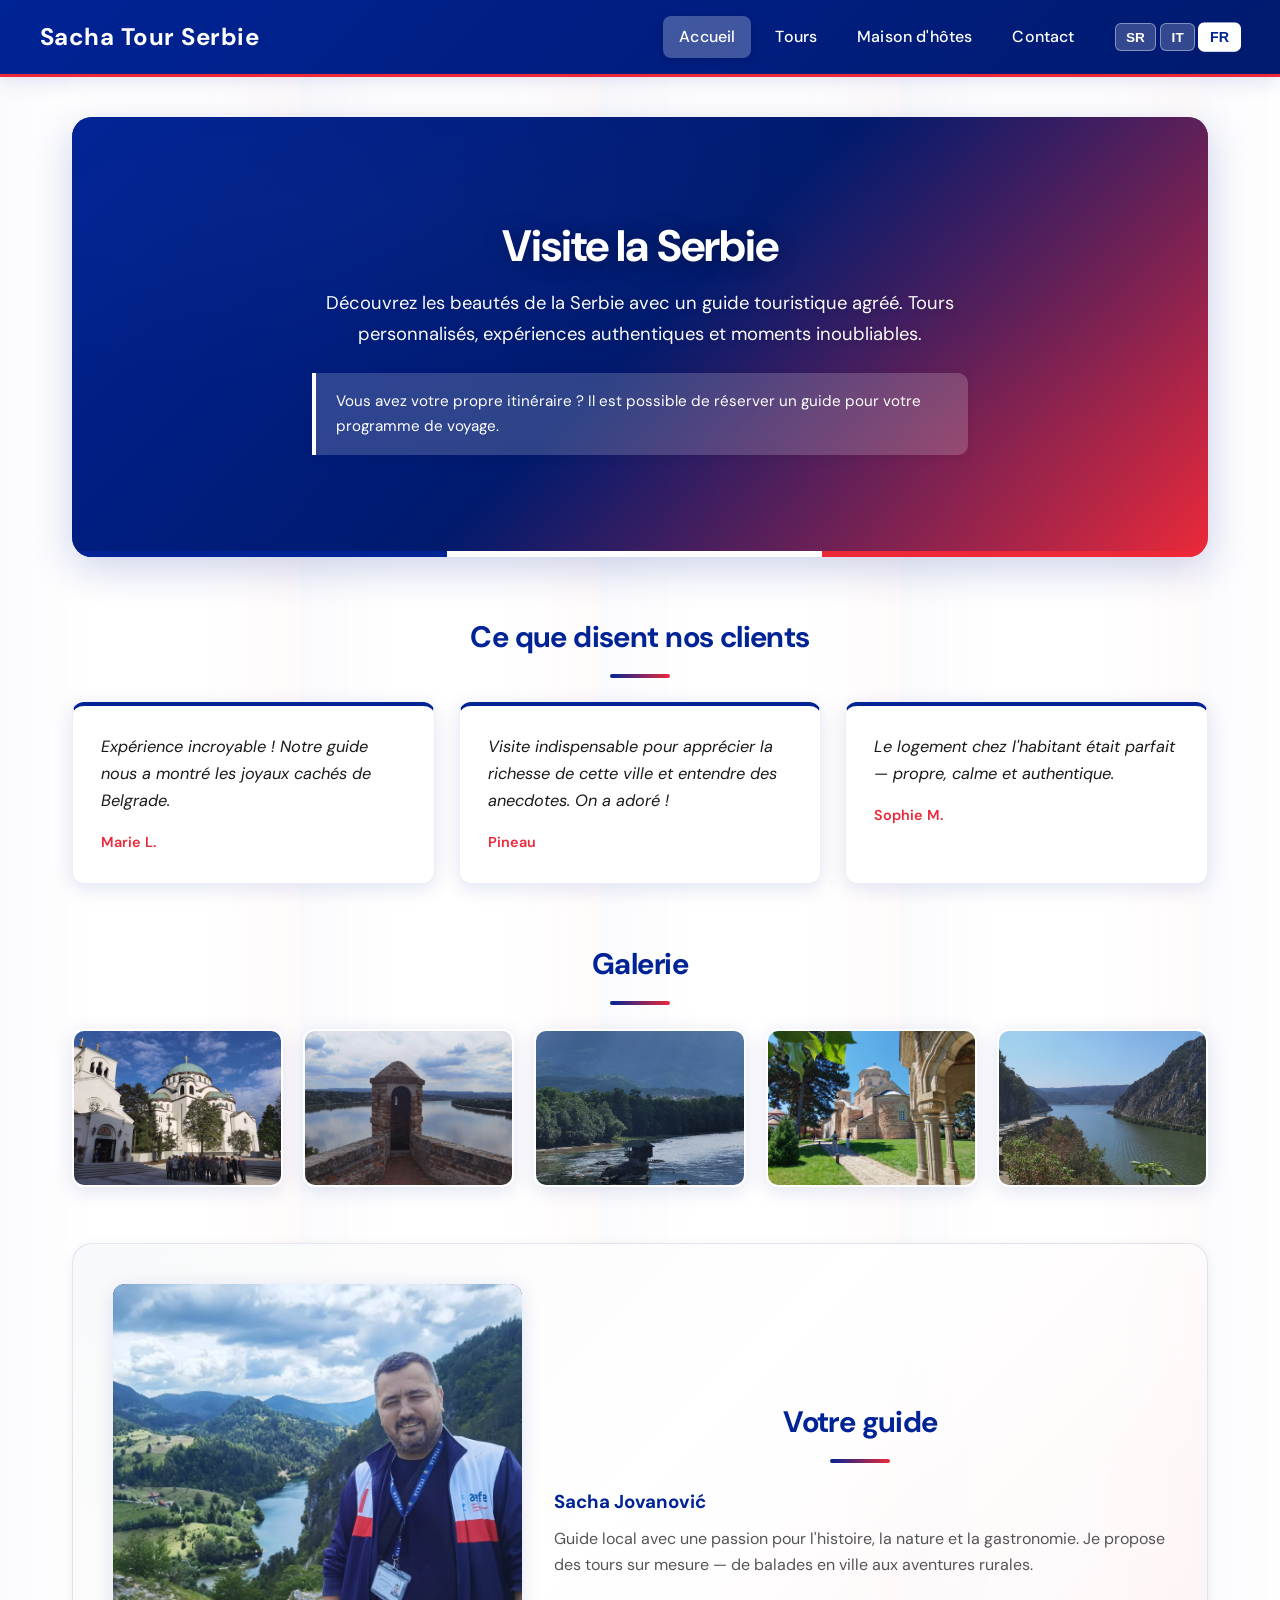
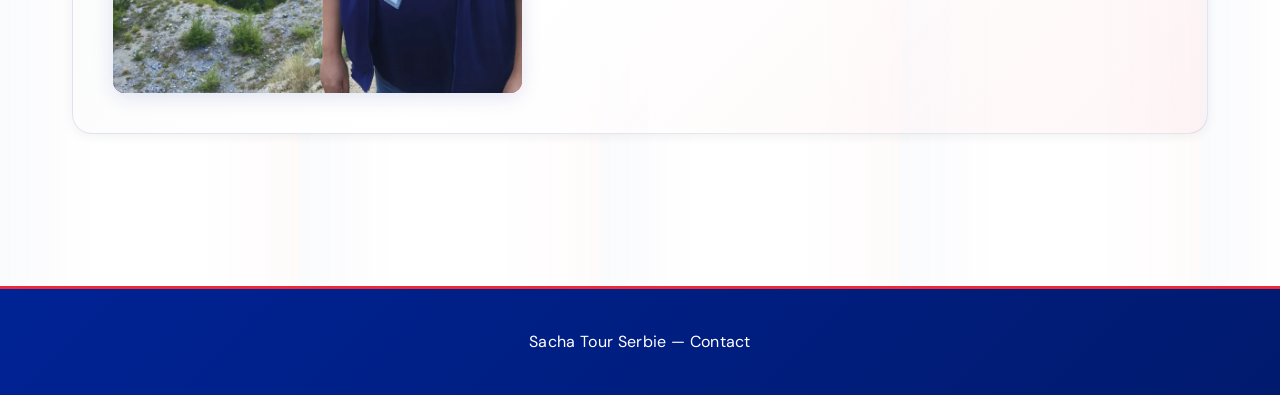
<file: index.html>
<!DOCTYPE html>
<html lang="fr">
<head>
  <meta charset="UTF-8">
  <meta name="viewport" content="width=device-width, initial-scale=1.0">
  <meta name="description" content="Visites guidées en Serbie (Belgrade, Novi Sad, nature, monastères). Chambres d'hôtes Šeširče à Rudnik. Guide agréé — réservations sur mesure. Sacha Tour Serbie.">
  <meta name="robots" content="index, follow">
  <meta name="theme-color" content="#002395">
  <link rel="canonical" href="https://sachatourserbie.com/">
  <meta property="og:type" content="website">
  <meta property="og:site_name" content="Sacha Tour Serbie">
  <meta property="og:title" content="Sacha Tour Serbie — Visites guidées et chambres d'hôtes en Serbie">
  <meta property="og:description" content="Visites guidées en Serbie (Belgrade, Novi Sad, nature, monastères). Chambres d'hôtes Šeširče. Guide agréé — réservations sur mesure.">
  <meta property="og:url" content="https://sachatourserbie.com/">
  <meta property="og:image" content="https://sachatourserbie.com/images/guide/1.webp">
  <meta property="og:locale" content="fr_FR">
  <meta property="og:locale:alternate" content="sr_RS">
  <meta property="og:locale:alternate" content="it_IT">
  <meta name="twitter:card" content="summary_large_image">
  <meta name="twitter:title" content="Sacha Tour Serbie — Visites guidées et chambres d'hôtes en Serbie">
  <meta name="twitter:description" content="Visites guidées en Serbie. Chambres d'hôtes Šeširče. Guide agréé — Sacha Tour Serbie.">
  <meta name="twitter:image" content="https://sachatourserbie.com/images/guide/1.webp">
  <title>Sacha Tour Serbie — Accueil</title>
  <link rel="preconnect" href="https://fonts.googleapis.com">
  <link rel="preconnect" href="https://fonts.gstatic.com" crossorigin>
  <link href="https://fonts.googleapis.com/css2?family=DM+Sans:ital,opsz,wght@0,9..40,400;0,9..40,500;0,9..40,600;0,9..40,700;1,9..40,400&display=swap" rel="stylesheet">
  <link rel="stylesheet" href="css/style.css">
  <script type="application/ld+json">
  {"@context":"https://schema.org","@graph":[{"@type":"Organization","name":"Sacha Tour Serbie","url":"https://sachatourserbie.com/"},{"@type":"WebSite","name":"Sacha Tour Serbie","url":"https://sachatourserbie.com/"}]}
  </script>
</head>
<body>
  <header class="site-header">
    <div class="header-inner">
      <a href="index.html" class="site-logo" data-i18n="meta.siteName">Sacha Tours</a>
      <button type="button" class="nav-menu-toggle" id="nav-menu-toggle" aria-expanded="false" aria-controls="site-nav-panel" aria-label="Menu">
        <span class="nav-menu-bar" aria-hidden="true"></span>
      </button>
      <div class="header-nav-cluster" id="site-nav-panel">
        <nav class="nav-main">
          <a href="index.html" class="active" data-i18n="nav.home">Accueil</a>
          <a href="tours.html" data-i18n="nav.tours">Tours</a>
          <a href="household.html" data-i18n="nav.household">Maison</a>
          <a href="contact.html" data-i18n="nav.contact">Contact</a>
        </nav>
        <div class="lang-switcher">
          <button type="button" data-lang="sr">SR</button>
          <button type="button" data-lang="it">IT</button>
          <button type="button" data-lang="fr">FR</button>
        </div>
      </div>
    </div>
    <div class="nav-backdrop" id="nav-backdrop" aria-hidden="true"></div>
  </header>

  <main>
    <section class="hero" id="hero">
      <div class="hero-bg" aria-hidden="true"></div>
      <div class="hero-overlay"></div>
      <div class="hero-content">
        <h1 data-i18n="landing.hero.title">Bienvenue en Serbie</h1>
        <p class="subtitle" data-i18n="landing.hero.subtitle">Découvrez les beautés de la Serbie avec un guide local.</p>
        <p class="custom-note" data-i18n="landing.hero.customNote">Vous avez votre propre itinéraire ? Il est possible de réserver un guide pour votre programme de voyage.</p>
      </div>
    </section>

    <section class="testimonials">
      <h2 class="section-title" data-i18n="landing.testimonials.sectionTitle">Ce que disent nos clients</h2>
      <div class="testimonials-grid" id="testimonials-grid"></div>
    </section>

    <section class="gallery-section">
      <h2 class="section-title" data-i18n="landing.gallery.sectionTitle">Galerie</h2>
      <div class="gallery-grid" id="gallery-grid"></div>
    </section>

    <section class="guide-section">
      <div class="guide-image-wrap">
        <img src="" alt="Guide" class="guide-image" id="guide-img" onerror="this.style.display='none'; this.parentElement.classList.add('img-placeholder');">
      </div>
      <div>
        <h2 class="section-title" data-i18n="landing.guide.sectionTitle">Votre guide</h2>
        <h3 data-i18n="landing.guide.name">Sacha</h3>
        <p class="guide-desc" data-i18n="landing.guide.description">Guide local avec une passion pour l'histoire, la nature et la gastronomie.</p>
      </div>
    </section>
  </main>

  <footer class="site-footer">
    <p><a href="index.html" data-i18n="meta.siteName">Sacha Tours</a> — <a href="contact.html" data-i18n="nav.contact">Contact</a></p>
  </footer>

  <script src="js/main.js"></script>
  <script>
    (function () {
      function assetUrl(path) {
        if (!path || /^https?:\/\//i.test(path)) return path || '';
        try {
          return new URL(path, window.location.href).href;
        } catch (e) {
          return path;
        }
      }
      function renderLanding() {
        var c = window.Sacha && window.Sacha.content();
        if (!c || !c.landing) return;
        var lang = window.Sacha.lang();
        var L = c.landing;

        var grid = document.getElementById('testimonials-grid');
        if (grid && L.testimonials && L.testimonials.items) {
          grid.innerHTML = L.testimonials.items.map(function (item) {
            var t = item[lang] || item.fr || item;
            var text = t.text || '';
            var author = t.author || '';
            return '<div class="testimonial-card"><blockquote>' + escapeHtml(text) + '</blockquote><div class="author">' + escapeHtml(author) + '</div></div>';
          }).join('');
        }

        var gallery = document.getElementById('gallery-grid');
        if (gallery && L.gallery && L.gallery.images && L.gallery.images.length) {
          var galAltBase = (L.gallery.imageAlt && (L.gallery.imageAlt[lang] || L.gallery.imageAlt.fr)) || '';
          gallery.innerHTML = L.gallery.images.map(function (src, i) {
            var u = assetUrl(src);
            var alt = galAltBase ? (galAltBase + ' ' + (i + 1)) : String(i + 1);
            return '<img src="' + escapeHtml(u) + '" alt="' + escapeHtml(alt) + '" loading="lazy" onerror="this.parentElement.classList.add(\'img-placeholder\'); this.parentElement.textContent=\'Image\';">';
          }).join('');
        }

        var guideImg = document.getElementById('guide-img');
        if (guideImg && L.guide && L.guide.image) {
          var wrap = guideImg.parentElement;
          guideImg.style.display = '';
          if (wrap) wrap.classList.remove('img-placeholder');
          guideImg.removeAttribute('src');
          guideImg.src = assetUrl(L.guide.image);
          guideImg.alt = L.guide.name && L.guide.name[lang] ? L.guide.name[lang] : 'Guide';
        }
      }

      function escapeHtml(s) {
        if (!s) return '';
        var d = document.createElement('div');
        d.textContent = s;
        return d.innerHTML;
      }

      window.renderPageContent = renderLanding;
      if (window.Sacha && window.Sacha.content()) renderLanding();
    })();
  </script>
</body>
</html>
</file>
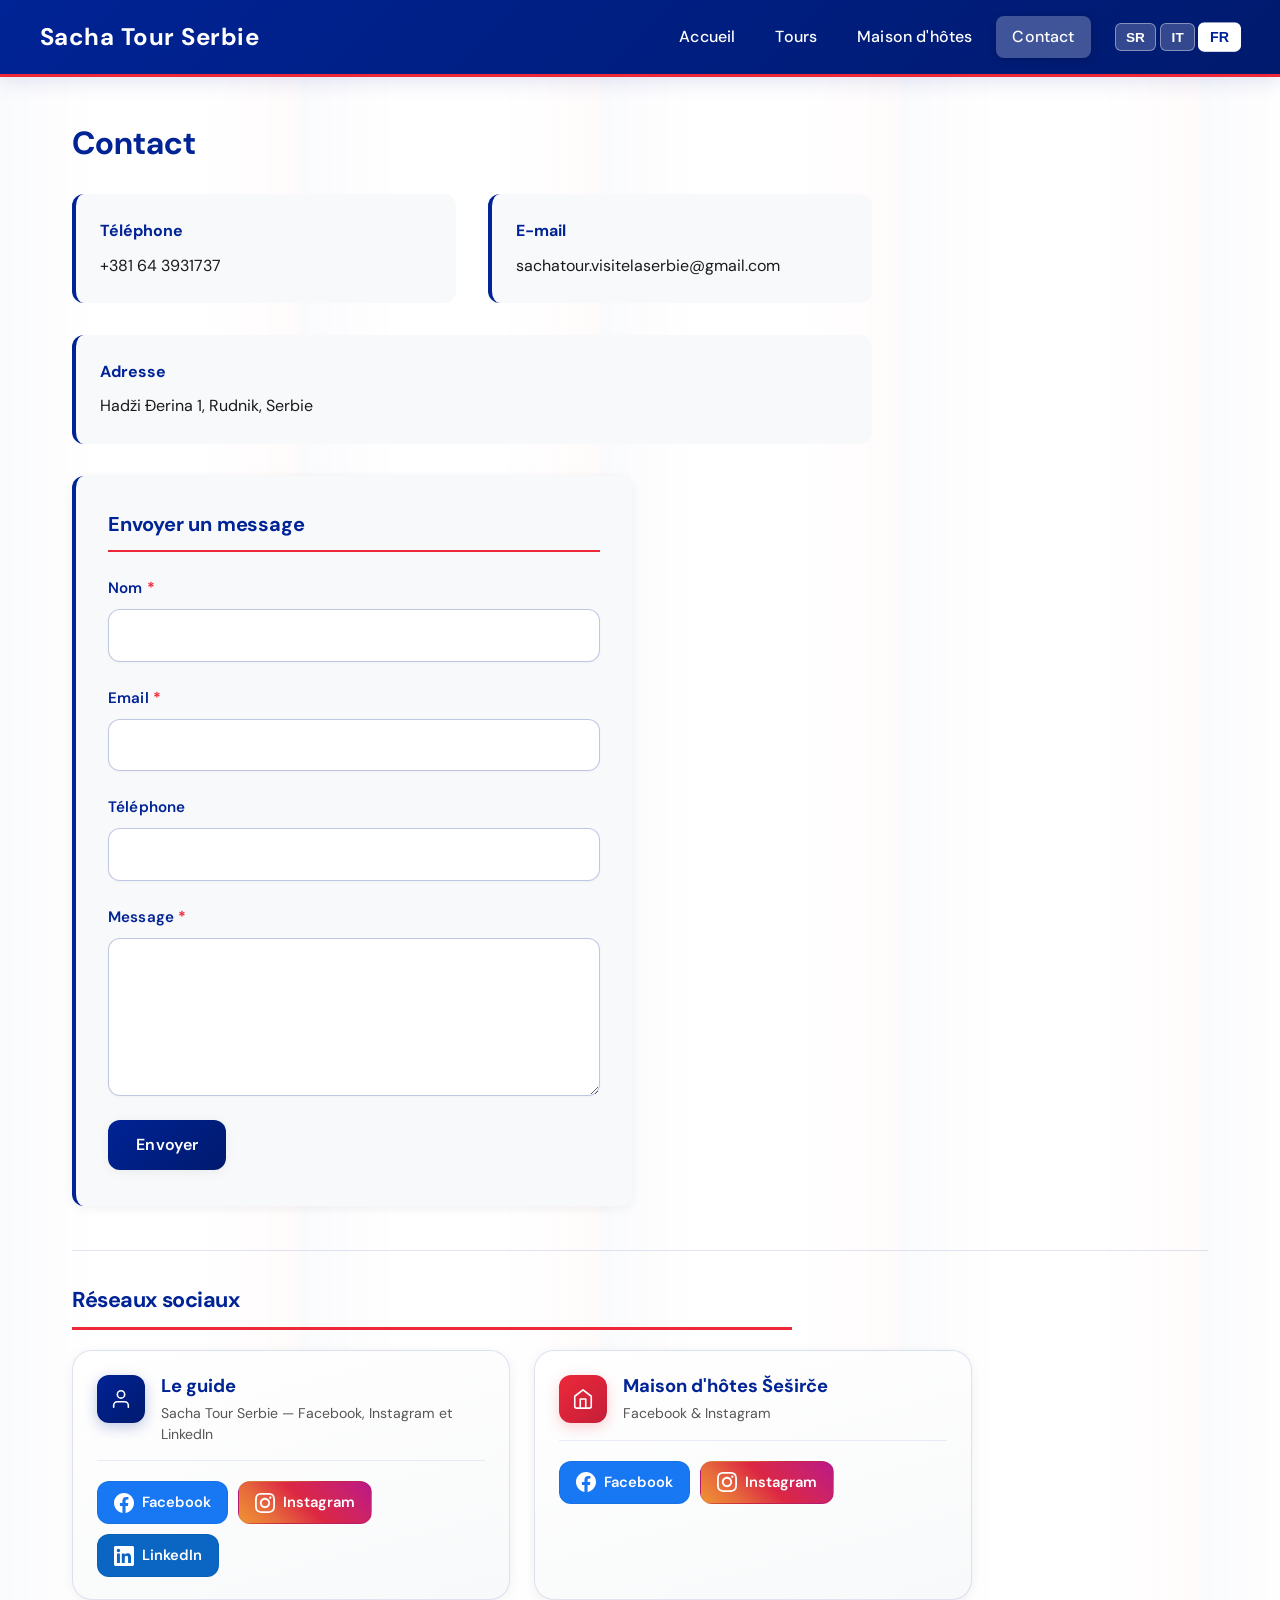
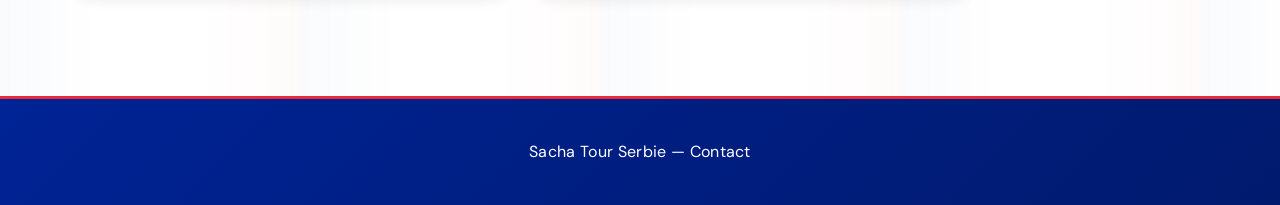
<file: contact.html>
<!DOCTYPE html>
<html lang="fr">
<head>
  <meta charset="UTF-8">
  <meta name="viewport" content="width=device-width, initial-scale=1.0">
  <meta name="description" content="Contact Sacha Tour Serbie : téléphone, e-mail, formulaire et réseaux sociaux. Réservation de visites guidées et de la maison d'hôtes Šeširče.">
  <meta name="robots" content="index, follow">
  <meta name="theme-color" content="#002395">
  <link rel="canonical" href="https://sachatourserbie.com/contact.html">
  <meta property="og:type" content="website">
  <meta property="og:site_name" content="Sacha Tour Serbie">
  <meta property="og:title" content="Sacha Tour Serbie — Contact">
  <meta property="og:description" content="Contact et réservation — Sacha Tour Serbie.">
  <meta property="og:url" content="https://sachatourserbie.com/contact.html">
  <meta property="og:image" content="https://sachatourserbie.com/images/guide/1.webp">
  <meta property="og:locale" content="fr_FR">
  <meta name="twitter:card" content="summary_large_image">
  <meta name="twitter:title" content="Sacha Tour Serbie — Contact">
  <meta name="twitter:description" content="Contact et réservation — Sacha Tour Serbie.">
  <meta name="twitter:image" content="https://sachatourserbie.com/images/guide/1.webp">
  <title>Sacha Tour Serbie — Contact</title>
  <link rel="preconnect" href="https://fonts.googleapis.com">
  <link rel="preconnect" href="https://fonts.gstatic.com" crossorigin>
  <link href="https://fonts.googleapis.com/css2?family=DM+Sans:ital,opsz,wght@0,9..40,400;0,9..40,500;0,9..40,600;0,9..40,700;1,9..40,400&display=swap" rel="stylesheet">
  <link rel="stylesheet" href="css/style.css">
</head>
<body>
  <header class="site-header">
    <div class="header-inner">
      <a href="index.html" class="site-logo" data-i18n="meta.siteName">Sacha Tours</a>
      <button type="button" class="nav-menu-toggle" id="nav-menu-toggle" aria-expanded="false" aria-controls="site-nav-panel" aria-label="Menu">
        <span class="nav-menu-bar" aria-hidden="true"></span>
      </button>
      <div class="header-nav-cluster" id="site-nav-panel">
        <nav class="nav-main">
          <a href="index.html" data-i18n="nav.home">Accueil</a>
          <a href="tours.html" data-i18n="nav.tours">Tours</a>
          <a href="household.html" data-i18n="nav.household">Maison</a>
          <a href="contact.html" class="active" data-i18n="nav.contact">Contact</a>
        </nav>
        <div class="lang-switcher">
          <button type="button" data-lang="sr">SR</button>
          <button type="button" data-lang="it">IT</button>
          <button type="button" data-lang="fr">FR</button>
        </div>
      </div>
    </div>
    <div class="nav-backdrop" id="nav-backdrop" aria-hidden="true"></div>
  </header>

  <main class="contact-page">
    <h1 data-i18n="contact.pageTitle">Contact</h1>
    <div class="contact-grid">
      <div class="contact-block">
        <h3 data-i18n="contact.phoneLabel">Téléphone</h3>
        <p><a href="tel:+381XXXXXXXXX" id="contact-phone">+381 XX XXX XXXX</a></p>
      </div>
      <div class="contact-block">
        <h3 data-i18n="contact.emailLabel">E-mail</h3>
        <p><a href="mailto:sachatour.visitelaserbie@gmail.com" id="contact-email">sachatour.visitelaserbie@gmail.com</a></p>
      </div>
      <div class="contact-block" style="grid-column: 1 / -1;">
        <h3 data-i18n="contact.addressLabel">Adresse</h3>
        <p id="contact-address" data-i18n="contact.address">Rue exemple 123, Belgrade, Serbie</p>
      </div>
    </div>

    <section class="contact-form-section">
      <h2 class="contact-section-title" id="contact-form-title" data-i18n="contact.formTitle">Envoyer un message</h2>
      <form class="contact-form" id="contact-form" novalidate>
        <div class="contact-form-row">
          <label for="contact-name"><span id="label-name" data-i18n="contact.formName">Nom</span> <span class="required">*</span></label>
          <input type="text" id="contact-name" name="name" required autocomplete="name">
        </div>
        <div class="contact-form-row">
          <label for="contact-email-field"><span id="label-email" data-i18n="contact.formEmail">Email</span> <span class="required">*</span></label>
          <input type="email" id="contact-email-field" name="email" required autocomplete="email">
        </div>
        <div class="contact-form-row">
          <label for="contact-phone-field"><span id="label-phone" data-i18n="contact.formPhone">Téléphone</span></label>
          <input type="tel" id="contact-phone-field" name="phone" autocomplete="tel">
        </div>
        <div class="contact-form-row">
          <label for="contact-message"><span id="label-message" data-i18n="contact.formMessage">Message</span> <span class="required">*</span></label>
          <textarea id="contact-message" name="message" rows="5" required></textarea>
        </div>
        <p class="contact-form-message" id="contact-form-feedback" aria-live="polite" hidden></p>
        <button type="submit" class="contact-form-submit" id="contact-form-send">
          <span id="btn-send-text" data-i18n="contact.formSend">Envoyer</span>
        </button>
      </form>
    </section>

    <section class="contact-social-region" aria-labelledby="contact-social-region-title">
      <h2 id="contact-social-region-title" class="contact-social-region-title" data-i18n="contact.socialBlockTitle">Réseaux sociaux</h2>
      <div class="contact-social-grid">
        <article class="contact-social-card" aria-labelledby="contact-social-guide-heading">
          <header class="contact-social-card-head">
            <span class="contact-social-card-badge contact-social-card-badge--guide" aria-hidden="true">
              <svg xmlns="http://www.w3.org/2000/svg" width="22" height="22" viewBox="0 0 24 24" fill="none" stroke="currentColor" stroke-width="1.75" stroke-linecap="round" stroke-linejoin="round"><path d="M20 21v-2a4 4 0 0 0-4-4H8a4 4 0 0 0-4 4v2"/><circle cx="12" cy="7" r="4"/></svg>
            </span>
            <div class="contact-social-card-titles">
              <h3 id="contact-social-guide-heading" class="contact-social-card-title" data-i18n="contact.guideSection">Le guide</h3>
              <p class="contact-social-card-sub" data-i18n="contact.guideSocialSubtitle">Sacha Tour Serbie</p>
            </div>
          </header>
          <div class="contact-social-buttons" id="contact-guide-links"></div>
        </article>
        <article class="contact-social-card" aria-labelledby="contact-social-house-heading">
          <header class="contact-social-card-head">
            <span class="contact-social-card-badge contact-social-card-badge--house" aria-hidden="true">
              <svg xmlns="http://www.w3.org/2000/svg" width="22" height="22" viewBox="0 0 24 24" fill="none" stroke="currentColor" stroke-width="1.75" stroke-linecap="round" stroke-linejoin="round"><path d="M3 9l9-7 9 7v11a2 2 0 0 1-2 2H5a2 2 0 0 1-2-2z"/><polyline points="9 22 9 12 15 12 15 22"/></svg>
            </span>
            <div class="contact-social-card-titles">
              <h3 id="contact-social-house-heading" class="contact-social-card-title" data-i18n="contact.householdSection">Maison d'hôtes</h3>
              <p class="contact-social-card-sub" data-i18n="contact.householdSocialSubtitle">Facebook &amp; Instagram</p>
            </div>
          </header>
          <div class="contact-social-buttons" id="contact-household-links"></div>
        </article>
      </div>
    </section>
  </main>

  <footer class="site-footer">
    <p><a href="index.html" data-i18n="meta.siteName">Sacha Tours</a> — <a href="contact.html" data-i18n="nav.contact">Contact</a></p>
  </footer>

  <script src="js/main.js"></script>
  <script>
    (function () {
      function escapeHtml(s) { var d = document.createElement('div'); d.textContent = s == null ? '' : s; return d.innerHTML; }
      function renderContact() {
        var c = window.Sacha && window.Sacha.content();
        if (!c || !c.contact) return;
        var lang = window.Sacha.lang();
        var C = c.contact;
        var phoneEl = document.getElementById('contact-phone');
        var emailEl = document.getElementById('contact-email');
        if (phoneEl) { phoneEl.textContent = C.phone || ''; phoneEl.href = 'tel:' + (C.phone || '').replace(/\s/g, ''); }
        if (emailEl) { emailEl.textContent = C.email || ''; emailEl.href = 'mailto:' + (C.email || ''); }
        var addr = document.getElementById('contact-address');
        if (addr && C.address) addr.textContent = C.address[lang] || C.address.fr || C.address;
        var emptyMsg = (C.socialEmpty && (C.socialEmpty[lang] || C.socialEmpty.fr)) || '—';
        var icons = {
          facebook: '<svg class="contact-social-btn-icon" xmlns="http://www.w3.org/2000/svg" width="20" height="20" viewBox="0 0 24 24" fill="currentColor" aria-hidden="true"><path d="M24 12.073c0-6.627-5.373-12-12-12s-12 5.373-12 12c0 5.99 4.388 10.954 10.125 11.854v-8.385H7.078v-3.47h3.047V9.43c0-3.007 1.792-4.669 4.533-4.669 1.312 0 2.686.235 2.686.235v2.953H15.83c-1.491 0-1.956.925-1.956 1.874v2.25h3.328l-.532 3.47h-2.796v8.385C19.612 23.027 24 18.062 24 12.073z"/></svg>',
          linkedin: '<svg class="contact-social-btn-icon" xmlns="http://www.w3.org/2000/svg" width="20" height="20" viewBox="0 0 24 24" fill="currentColor" aria-hidden="true"><path d="M20.447 20.452h-3.554v-5.569c0-1.328-.027-3.037-1.852-3.037-1.853 0-2.136 1.445-2.136 2.939v5.667H9.351V9h3.414v1.561h.046c.477-.9 1.637-1.85 3.37-1.85 3.601 0 4.267 2.37 4.267 5.455v6.286zM5.337 7.433c-1.144 0-2.063-.926-2.063-2.065 0-1.138.92-2.063 2.063-2.063 1.14 0 2.064.925 2.064 2.063 0 1.139-.925 2.065-2.064 2.065zm1.782 13.019H3.555V9h3.564v11.452zM22.225 0H1.771C.792 0 0 .774 0 1.729v20.542C0 23.227.792 24 1.771 24h20.451C23.2 24 24 23.227 24 22.271V1.729C24 .774 23.2 0 22.222 0h.003z"/></svg>',
          instagram: '<svg class="contact-social-btn-icon" xmlns="http://www.w3.org/2000/svg" width="20" height="20" viewBox="0 0 24 24" fill="currentColor" aria-hidden="true"><path d="M12 2.163c3.204 0 3.584.012 4.85.07 3.252.148 4.771 1.691 4.919 4.919.058 1.265.069 1.645.069 4.849 0 3.205-.012 3.584-.069 4.849-.149 3.225-1.664 4.771-4.919 4.919-1.266.058-1.644.07-4.85.07-3.204 0-3.584-.012-4.849-.07-3.26-.149-4.771-1.699-4.919-4.92-.058-1.265-.07-1.644-.07-4.849 0-3.204.013-3.583.07-4.849.149-3.227 1.664-4.771 4.919-4.919 1.266-.057 1.645-.069 4.849-.069zm0-2.163c-3.259 0-3.667.014-4.947.072-4.358.2-6.78 2.618-6.98 6.98-.059 1.281-.073 1.689-.073 4.948 0 3.259.014 3.668.072 4.948.2 4.358 2.618 6.78 6.98 6.98 1.281.058 1.689.072 4.948.072 3.259 0 3.668-.014 4.948-.072 4.354-.2 6.782-2.618 6.979-6.98.059-1.28.073-1.689.073-4.948 0-3.259-.014-3.667-.072-4.947-.196-4.354-2.617-6.78-6.979-6.98-1.281-.059-1.69-.073-4.949-.073zm0 5.838c-3.403 0-6.162 2.759-6.162 6.162s2.759 6.163 6.162 6.163 6.162-2.759 6.162-6.163c0-3.403-2.759-6.162-6.162-6.162zm0 10.162c-2.209 0-4-1.79-4-4 0-2.209 1.791-4 4-4s4 1.791 4 4c0 2.21-1.791 4-4 4zm6.406-11.845c-.796 0-1.441.645-1.441 1.44s.645 1.44 1.441 1.44c.795 0 1.439-.645 1.439-1.44s-.644-1.44-1.439-1.44z"/></svg>'
        };
        function socialBtn(url, network, label) {
          return '<a class="contact-social-btn contact-social-btn--' + escapeHtml(network) + '" href="' + escapeHtml(url) + '" target="_blank" rel="noopener noreferrer" aria-label="' + escapeHtml(label) + '">' +
            icons[network] + '<span class="contact-social-btn-label">' + escapeHtml(label) + '</span></a>';
        }
        var guide = C.guide || {};
        var guideLinks = document.getElementById('contact-guide-links');
        if (guideLinks) {
          var html = [];
          if (guide.facebook) html.push(socialBtn(guide.facebook, 'facebook', 'Facebook'));
          if (guide.instagram) html.push(socialBtn(guide.instagram, 'instagram', 'Instagram'));
          if (guide.linkedin) html.push(socialBtn(guide.linkedin, 'linkedin', 'LinkedIn'));
          guideLinks.innerHTML = html.length ? html.join('') : '<p class="contact-social-empty">' + escapeHtml(emptyMsg) + '</p>';
        }
        var house = C.household || {};
        var houseLinks = document.getElementById('contact-household-links');
        if (houseLinks) {
          var h = [];
          if (house.facebook) h.push(socialBtn(house.facebook, 'facebook', 'Facebook'));
          if (house.instagram) h.push(socialBtn(house.instagram, 'instagram', 'Instagram'));
          houseLinks.innerHTML = h.length ? h.join('') : '<p class="contact-social-empty">' + escapeHtml(emptyMsg) + '</p>';
        }
      }
      window.renderPageContent = renderContact;
      if (window.Sacha && window.Sacha.content()) renderContact();
      var form = document.getElementById('contact-form');
      var feedback = document.getElementById('contact-form-feedback');
      var sendBtn = document.getElementById('contact-form-send');
      if (form && feedback && sendBtn) {
        var CONTACT_LAST_SUBMIT_KEY = 'sachaContactFormLastSubmitTs';
        var RATE_LIMIT_MS = 60 * 1000;

        function countLetters(str) {
          var m = String(str).match(/\p{L}/gu);
          return m ? m.length : 0;
        }
        function isValidEmail(s) {
          return /^[^\s@]+@[^\s@]+\.[^\s@]+$/.test(String(s).trim());
        }
        function contactApiUrl() {
          return '/.netlify/functions/send-contact-email';
        }
        function tContact(key) {
          var content = window.Sacha && window.Sacha.content();
          var v = content && content.contact && content.contact[key];
          var lang = window.Sacha ? window.Sacha.lang() : 'fr';
          return (v && (v[lang] || v.fr)) || key;
        }
        function restoreSendButton() {
          var label = tContact('formSend');
          sendBtn.innerHTML =
            '<span id="btn-send-text" data-i18n="contact.formSend">' + escapeHtml(label) + '</span>';
        }

        form.addEventListener('submit', function (e) {
          e.preventDefault();
          feedback.hidden = true;
          feedback.classList.remove('success', 'error');
          form.querySelectorAll('.contact-form-row input.error, .contact-form-row textarea.error').forEach(function (el) { el.classList.remove('error'); });

          var name = ((form.querySelector('[name="name"]') || {}).value || '').trim();
          var email = ((form.querySelector('[name="email"]') || {}).value || '').trim();
          var phone = ((form.querySelector('[name="phone"]') || {}).value || '').trim();
          var message = ((form.querySelector('[name="message"]') || {}).value || '').trim();

          if (!name || !email || !message) {
            feedback.textContent = tContact('formError');
            feedback.classList.add('error');
            feedback.hidden = false;
            form.querySelectorAll('[name="name"], [name="email"], [name="message"]').forEach(function (el) { if (!el.value.trim()) el.classList.add('error'); });
            return;
          }
          if (countLetters(name) < 3) {
            feedback.textContent = tContact('formNameInvalid');
            feedback.classList.add('error');
            feedback.hidden = false;
            form.querySelector('[name="name"]').classList.add('error');
            return;
          }
          if (!isValidEmail(email)) {
            feedback.textContent = tContact('formEmailInvalid');
            feedback.classList.add('error');
            feedback.hidden = false;
            form.querySelector('[name="email"]').classList.add('error');
            return;
          }
          if (message.length < 10) {
            feedback.textContent = tContact('formMessageShort');
            feedback.classList.add('error');
            feedback.hidden = false;
            form.querySelector('[name="message"]').classList.add('error');
            return;
          }

          var lastTs = parseInt(localStorage.getItem(CONTACT_LAST_SUBMIT_KEY), 10);
          if (lastTs && !isNaN(lastTs) && Date.now() - lastTs < RATE_LIMIT_MS) {
            feedback.textContent = tContact('formRateLimit');
            feedback.classList.add('error');
            feedback.hidden = false;
            return;
          }

          sendBtn.disabled = true;
          sendBtn.innerHTML = '<span>' + escapeHtml(tContact('formSending')) + '</span>';

          fetch(contactApiUrl(), {
            method: 'POST',
            headers: { 'Content-Type': 'application/json' },
            body: JSON.stringify({ name: name, email: email, phone: phone, message: message }),
          })
            .then(function (res) {
              return res.text().then(function (text) {
                var data = {};
                try { data = JSON.parse(text); } catch (err) {}
                return { ok: res.ok, data: data };
              });
            })
            .then(function (result) {
              sendBtn.disabled = false;
              restoreSendButton();
              feedback.hidden = false;
              if (result.ok && result.data && result.data.success) {
                try { localStorage.setItem(CONTACT_LAST_SUBMIT_KEY, String(Date.now())); } catch (ignore) {}
                feedback.textContent = tContact('formSuccess');
                feedback.classList.add('success');
                form.reset();
              } else {
                feedback.textContent = tContact('formSendFailed');
                feedback.classList.add('error');
              }
            })
            .catch(function () {
              sendBtn.disabled = false;
              restoreSendButton();
              feedback.textContent = tContact('formSendFailed');
              feedback.classList.add('error');
              feedback.hidden = false;
            });
        });
      }
    })();
  </script>
</body>
</html>
</file>
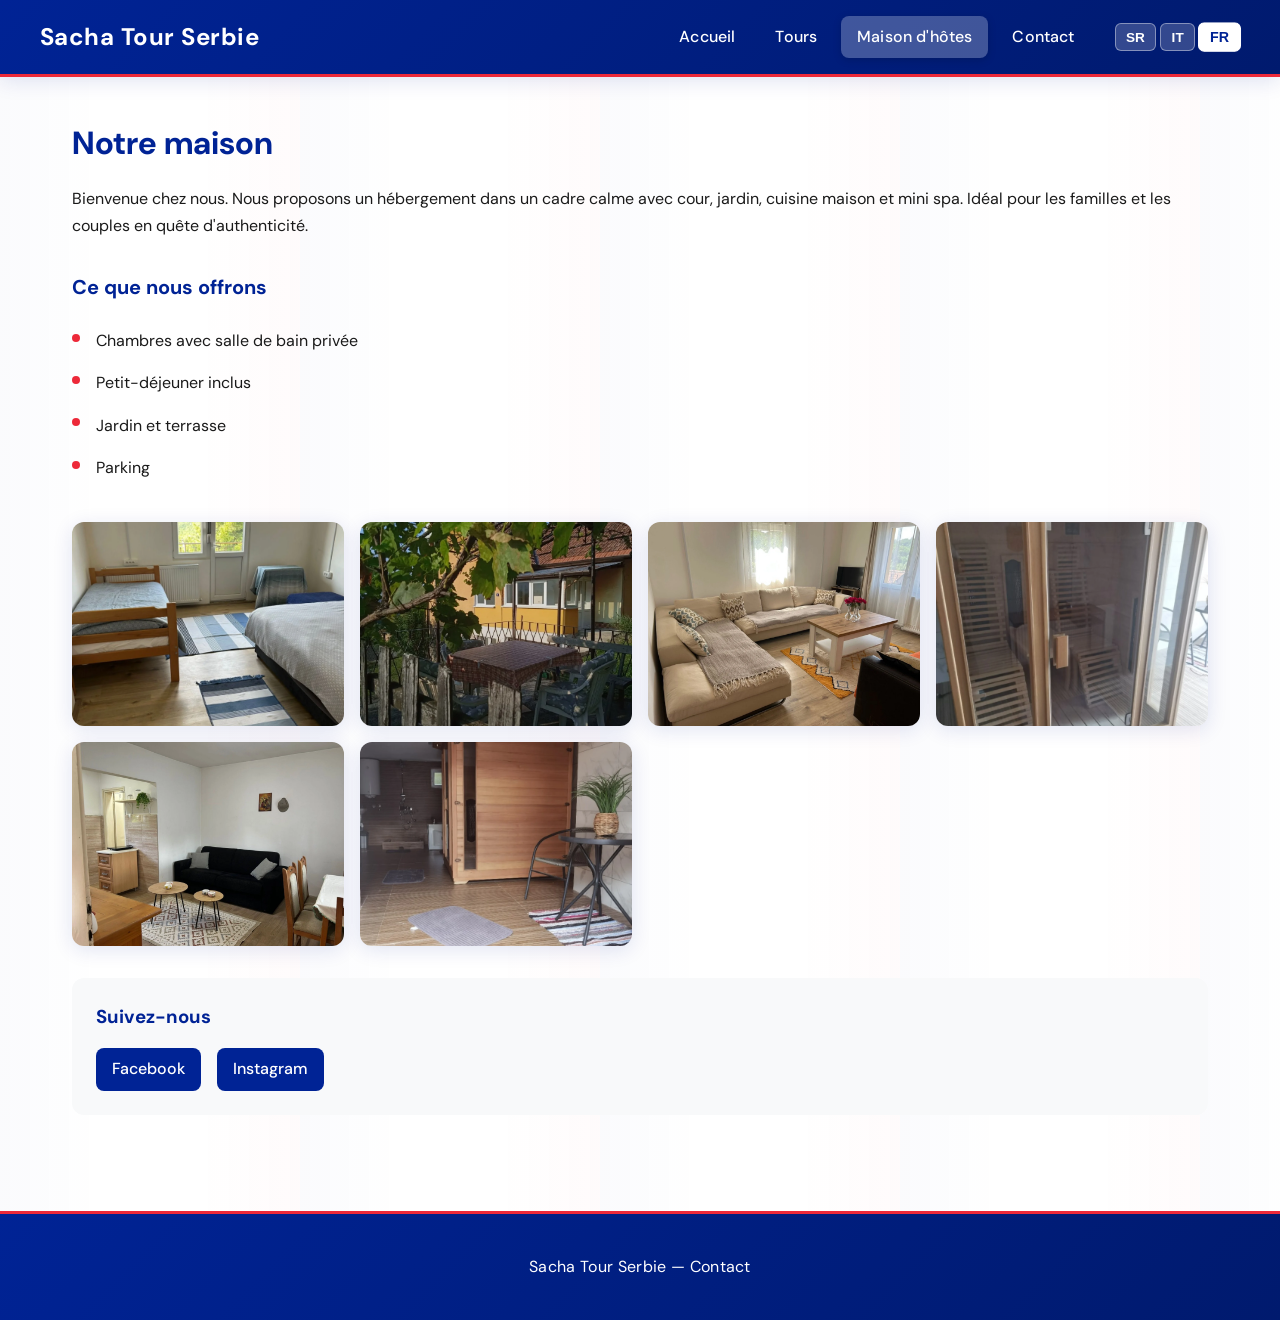
<file: household.html>
<!DOCTYPE html>
<html lang="fr">
<head>
  <meta charset="UTF-8">
  <meta name="viewport" content="width=device-width, initial-scale=1.0">
  <meta name="description" content="Hébergement authentique en Serbie : chambres avec salle de bain, petit-déjeuner, jardin, terrasse et mini spa. Maison d'hôtes Šeširče, Rudnik — Sacha Tour Serbie.">
  <meta name="robots" content="index, follow">
  <meta name="theme-color" content="#002395">
  <link rel="canonical" href="https://sachatourserbie.com/household.html">
  <meta property="og:type" content="website">
  <meta property="og:site_name" content="Sacha Tour Serbie">
  <meta property="og:title" content="Sacha Tour Serbie — Maison d'hôtes Šeširče">
  <meta property="og:description" content="Chambres d'hôtes en Serbie : confort, petit-déjeuner, jardin et spa. Šeširče — Sacha Tour Serbie.">
  <meta property="og:url" content="https://sachatourserbie.com/household.html">
  <meta property="og:image" content="https://sachatourserbie.com/images/sesirce/bedroom.webp">
  <meta property="og:locale" content="fr_FR">
  <meta name="twitter:card" content="summary_large_image">
  <meta name="twitter:title" content="Sacha Tour Serbie — Maison d'hôtes Šeširče">
  <meta name="twitter:description" content="Chambres d'hôtes en Serbie — Sacha Tour Serbie.">
  <meta name="twitter:image" content="https://sachatourserbie.com/images/sesirce/bedroom.webp">
  <title>Sacha Tour Serbie — Maison</title>
  <link rel="preconnect" href="https://fonts.googleapis.com">
  <link rel="preconnect" href="https://fonts.gstatic.com" crossorigin>
  <link href="https://fonts.googleapis.com/css2?family=DM+Sans:ital,opsz,wght@0,9..40,400;0,9..40,500;0,9..40,600;0,9..40,700;1,9..40,400&display=swap" rel="stylesheet">
  <link rel="stylesheet" href="css/style.css">
</head>
<body>
  <header class="site-header">
    <div class="header-inner">
      <a href="index.html" class="site-logo" data-i18n="meta.siteName">Sacha Tours</a>
      <button type="button" class="nav-menu-toggle" id="nav-menu-toggle" aria-expanded="false" aria-controls="site-nav-panel" aria-label="Menu">
        <span class="nav-menu-bar" aria-hidden="true"></span>
      </button>
      <div class="header-nav-cluster" id="site-nav-panel">
        <nav class="nav-main">
          <a href="index.html" data-i18n="nav.home">Accueil</a>
          <a href="tours.html" data-i18n="nav.tours">Tours</a>
          <a href="household.html" class="active" data-i18n="nav.household">Maison</a>
          <a href="contact.html" data-i18n="nav.contact">Contact</a>
        </nav>
        <div class="lang-switcher">
          <button type="button" data-lang="sr">SR</button>
          <button type="button" data-lang="it">IT</button>
          <button type="button" data-lang="fr">FR</button>
        </div>
      </div>
    </div>
    <div class="nav-backdrop" id="nav-backdrop" aria-hidden="true"></div>
  </header>

  <main>
    <div class="household-intro">
      <h1 data-i18n="household.pageTitle">Notre maison</h1>
      <p id="household-desc"></p>
    </div>
    <div class="household-offers">
      <h2 data-i18n="household.offersTitle">Ce que nous offrons</h2>
      <ul id="household-offers-list"></ul>
    </div>
    <div class="household-gallery" id="household-gallery"></div>
    <div class="household-social">
      <h3 data-i18n="household.followUs">Suivez-nous</h3>
      <div class="social-links" id="household-social-links"></div>
    </div>
  </main>

  <footer class="site-footer">
    <p><a href="index.html" data-i18n="meta.siteName">Sacha Tours</a> — <a href="contact.html" data-i18n="nav.contact">Contact</a></p>
  </footer>

  <script src="js/main.js"></script>
  <script>
    (function () {
      function escapeHtml(s) { var d = document.createElement('div'); d.textContent = s == null ? '' : s; return d.innerHTML; }
      function assetUrl(path) {
        if (!path || /^https?:\/\//i.test(path)) return path || '';
        try { return new URL(path, window.location.href).href; } catch (e) { return path; }
      }
      function renderHousehold() {
        var c = window.Sacha && window.Sacha.content();
        if (!c || !c.household) return;
        var lang = window.Sacha.lang();
        var H = c.household;
        var descEl = document.getElementById('household-desc');
        if (descEl) descEl.textContent = H.description && (H.description[lang] || H.description.fr) || '';
        var list = document.getElementById('household-offers-list');
        if (list && H.offers && H.offers.length) {
          list.innerHTML = H.offers.map(function (o) {
            var text = typeof o === 'object' ? (o[lang] || o.fr) : o;
            return '<li>' + escapeHtml(text) + '</li>';
          }).join('');
        }
        var gallery = document.getElementById('household-gallery');
        if (gallery && H.images && H.images.length) {
          var altBase = (H.galleryImageAlt && (H.galleryImageAlt[lang] || H.galleryImageAlt.fr)) || '';
          gallery.innerHTML = H.images.map(function (src, i) {
            var u = assetUrl(src);
            var alt = altBase ? (altBase + ' ' + (i + 1)) : String(i + 1);
            return '<img src="' + escapeHtml(u) + '" alt="' + escapeHtml(alt) + '" loading="lazy">';
          }).join('');
        }
        var links = document.getElementById('household-social-links');
        if (links) {
          var html = '';
          if (H.facebook) html += '<a href="' + escapeHtml(H.facebook) + '" target="_blank" rel="noopener">Facebook</a>';
          if (H.instagram) html += '<a href="' + escapeHtml(H.instagram) + '" target="_blank" rel="noopener">Instagram</a>';
          links.innerHTML = html || '—';
        }
      }
      window.renderPageContent = renderHousehold;
      if (window.Sacha && window.Sacha.content()) renderHousehold();
    })();
  </script>
</body>
</html>
</file>
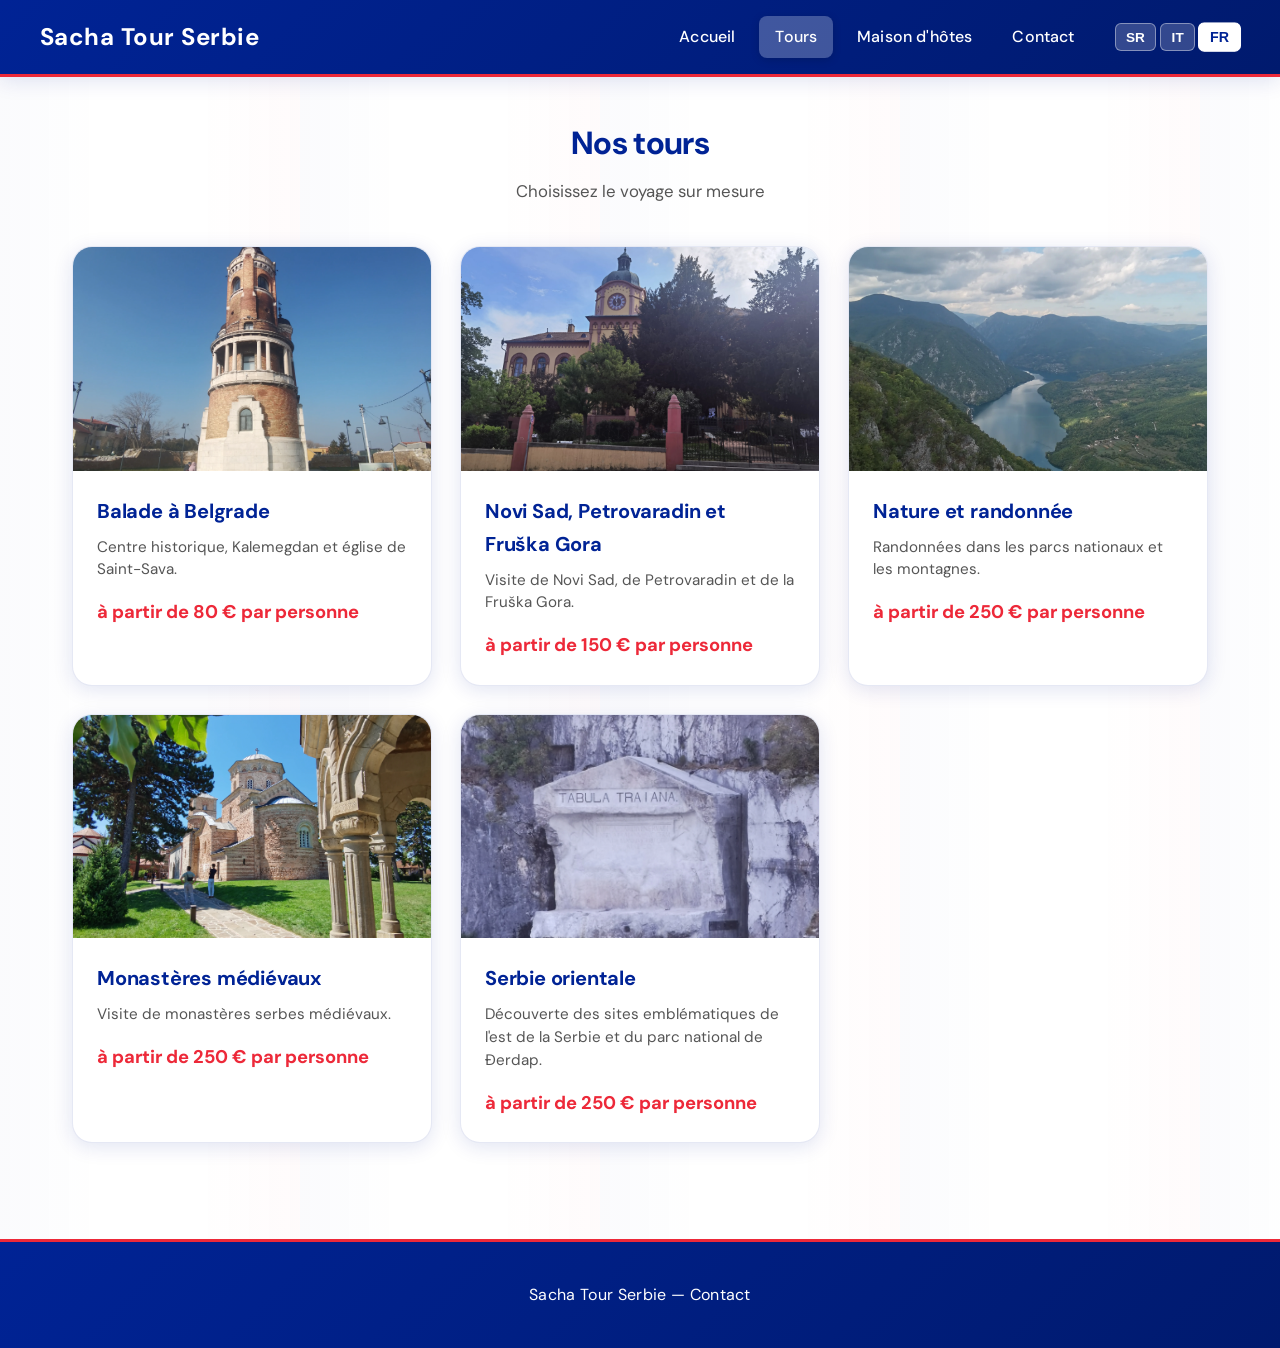
<file: tours.html>
<!DOCTYPE html>
<html lang="fr">
<head>
  <meta charset="UTF-8">
  <meta name="viewport" content="width=device-width, initial-scale=1.0">
  <meta name="description" content="Excursions sur mesure en Serbie : Belgrade, Novi Sad et Fruška Gora, nature et randonnée, monastères médiévaux, Serbie orientale. Tarifs et détails — Sacha Tour Serbie.">
  <meta name="robots" content="index, follow">
  <meta name="theme-color" content="#002395">
  <link rel="canonical" href="https://sachatourserbie.com/tours.html">
  <meta property="og:type" content="website">
  <meta property="og:site_name" content="Sacha Tour Serbie">
  <meta property="og:title" content="Sacha Tour Serbie — Nos tours en Serbie">
  <meta property="og:description" content="Excursions sur mesure : Belgrade, Fruška Gora, nature, monastères, Serbie orientale. Sacha Tour Serbie.">
  <meta property="og:url" content="https://sachatourserbie.com/tours.html">
  <meta property="og:image" content="https://sachatourserbie.com/images/tours/belgrade/1.webp">
  <meta property="og:locale" content="fr_FR">
  <meta name="twitter:card" content="summary_large_image">
  <meta name="twitter:title" content="Sacha Tour Serbie — Nos tours en Serbie">
  <meta name="twitter:description" content="Excursions sur mesure en Serbie — Sacha Tour Serbie.">
  <meta name="twitter:image" content="https://sachatourserbie.com/images/tours/belgrade/1.webp">
  <title>Sacha Tour Serbie — Tours</title>
  <link rel="preconnect" href="https://fonts.googleapis.com">
  <link rel="preconnect" href="https://fonts.gstatic.com" crossorigin>
  <link href="https://fonts.googleapis.com/css2?family=DM+Sans:ital,opsz,wght@0,9..40,400;0,9..40,500;0,9..40,600;0,9..40,700;1,9..40,400&display=swap" rel="stylesheet">
  <link rel="stylesheet" href="css/style.css">
</head>
<body>
  <header class="site-header">
    <div class="header-inner">
      <a href="index.html" class="site-logo" data-i18n="meta.siteName">Sacha Tours</a>
      <button type="button" class="nav-menu-toggle" id="nav-menu-toggle" aria-expanded="false" aria-controls="site-nav-panel" aria-label="Menu">
        <span class="nav-menu-bar" aria-hidden="true"></span>
      </button>
      <div class="header-nav-cluster" id="site-nav-panel">
        <nav class="nav-main">
          <a href="index.html" data-i18n="nav.home">Accueil</a>
          <a href="tours.html" class="active" data-i18n="nav.tours">Tours</a>
          <a href="household.html" data-i18n="nav.household">Maison</a>
          <a href="contact.html" data-i18n="nav.contact">Contact</a>
        </nav>
        <div class="lang-switcher">
          <button type="button" data-lang="sr">SR</button>
          <button type="button" data-lang="it">IT</button>
          <button type="button" data-lang="fr">FR</button>
        </div>
      </div>
    </div>
    <div class="nav-backdrop" id="nav-backdrop" aria-hidden="true"></div>
  </header>

  <main>
    <div class="tours-intro">
      <h1 data-i18n="tours.pageTitle">Nos tours</h1>
      <p data-i18n="tours.pageSubtitle">Choisissez le voyage sur mesure</p>
    </div>
    <div class="tours-grid" id="tours-grid"></div>
  </main>

  <footer class="site-footer">
    <p><a href="index.html" data-i18n="meta.siteName">Sacha Tours</a> — <a href="contact.html" data-i18n="nav.contact">Contact</a></p>
  </footer>

  <script src="js/main.js"></script>
  <script>
    (function () {
      function escapeHtml(s) { var d = document.createElement('div'); d.textContent = s == null ? '' : s; return d.innerHTML; }
      function renderTours() {
        var c = window.Sacha && window.Sacha.content();
        if (!c || !c.tours || !c.tours.items) return;
        var lang = window.Sacha.lang();
        var priceFrom = c.tours.priceFrom && (c.tours.priceFrom[lang] || c.tours.priceFrom.fr) || '';
        var perPerson = c.tours.perPerson && (c.tours.perPerson[lang] || c.tours.perPerson.fr) || '';
        var grid = document.getElementById('tours-grid');
        if (!grid) return;
        grid.innerHTML = c.tours.items.map(function (tour) {
          var t = tour[lang] || tour.fr;
          var title = t.title || '';
          var shortDesc = t.shortDesc || '';
          var price = t.price != null ? t.price : '';
          var img = (tour.images && tour.images[0]) || '';
          var imgSrc = img;
          if (img && !/^https?:\/\//i.test(img)) {
            try { imgSrc = new URL(img, window.location.href).href; } catch (e) {}
          }
          return '<a class="tour-card" href="tour-detail.html?id=' + encodeURIComponent(tour.id) + '">' +
            '<img class="tour-card-image" src="' + escapeHtml(imgSrc) + '" alt="' + escapeHtml(title) + '" loading="lazy" onerror="this.onerror=null;this.style.background=\'linear-gradient(135deg,#002395,#ed2939)\';this.style.minHeight=\'150px\'">' +
            '<div class="tour-card-body">' +
              '<h3>' + escapeHtml(title) + '</h3>' +
              '<p class="short-desc">' + escapeHtml(shortDesc) + '</p>' +
              '<p class="price">' + escapeHtml(priceFrom) + ' ' + escapeHtml(price) + ' € ' + escapeHtml(perPerson) + '</p>' +
            '</div></a>';
        }).join('');
      }
      window.renderPageContent = renderTours;
      if (window.Sacha && window.Sacha.content()) renderTours();
    })();
  </script>
</body>
</html>
</file>
<file: css/style.css>
/* French flag palette */
:root {
  --france-blue: #002395;
  --france-white: #ffffff;
  --france-red: #ed2939;
  --blue-dark: #001a6e;
  --red-dark: #c41e3a;
  --text-dark: #1a1a1a;
  --text-muted: #555;
  --gray-light: #f8f9fa;
  --gray-bg: #f0f2f5;
  --shadow: 0 4px 20px rgba(0, 35, 149, 0.12);
  --shadow-hover: 0 12px 40px rgba(0, 35, 149, 0.2);
  --shadow-soft: 0 2px 12px rgba(0, 0, 0, 0.06);
  --radius: 12px;
  --radius-lg: 20px;
  --transition: 0.25s ease;
  --transition-slow: 0.4s ease;
}

* {
  box-sizing: border-box;
  margin: 0;
  padding: 0;
}

html {
  scroll-behavior: smooth;
}

body {
  font-family: 'DM Sans', 'Segoe UI', system-ui, -apple-system, sans-serif;
  color: var(--text-dark);
  line-height: 1.65;
  background: var(--france-white);
  background-image:
    linear-gradient(180deg, transparent 0%, transparent 100%),
    linear-gradient(90deg, rgba(0, 35, 149, 0.02) 0%, transparent 33%, transparent 66%, rgba(237, 41, 57, 0.02) 100%);
  background-size: 100% 100%, 300px 100%;
}

img {
  max-width: 100%;
  height: auto;
  display: block;
}

a {
  color: var(--france-blue);
  text-decoration: none;
  transition: color var(--transition);
}
a:hover {
  color: var(--red-dark);
}

/* Header */
.site-header {
  background: linear-gradient(135deg, var(--france-blue) 0%, var(--blue-dark) 100%);
  color: var(--france-white);
  padding: 1rem 2rem;
  position: sticky;
  top: 0;
  z-index: 100;
  box-shadow: var(--shadow);
  border-bottom: 3px solid var(--france-red);
}

.header-inner {
  max-width: 1200px;
  margin: 0 auto;
  display: flex;
  align-items: center;
  justify-content: space-between;
  flex-wrap: nowrap;
  gap: 0.75rem 1rem;
}

.header-nav-cluster {
  display: flex;
  align-items: center;
  gap: 1rem 1.5rem;
  flex-wrap: nowrap;
}

.nav-menu-toggle {
  display: none;
  flex-shrink: 0;
  align-items: center;
  justify-content: center;
  width: 44px;
  height: 44px;
  margin-left: auto;
  padding: 0;
  border: 1px solid rgba(255, 255, 255, 0.45);
  border-radius: 10px;
  background: rgba(255, 255, 255, 0.15);
  color: var(--france-white);
  cursor: pointer;
  transition: background var(--transition), border-color var(--transition);
}

.nav-menu-toggle:hover {
  background: rgba(255, 255, 255, 0.28);
  border-color: rgba(255, 255, 255, 0.65);
}

.nav-menu-toggle:focus-visible {
  outline: 2px solid var(--france-white);
  outline-offset: 2px;
}

.nav-menu-toggle .nav-menu-bar {
  display: block;
  width: 20px;
  height: 2px;
  background: var(--france-white);
  border-radius: 1px;
  position: relative;
}

.nav-menu-toggle .nav-menu-bar::before,
.nav-menu-toggle .nav-menu-bar::after {
  content: '';
  position: absolute;
  left: 0;
  width: 20px;
  height: 2px;
  background: var(--france-white);
  border-radius: 1px;
  transition: top 0.2s ease, transform 0.2s ease;
}

.nav-menu-toggle .nav-menu-bar::before {
  top: -7px;
}

.nav-menu-toggle .nav-menu-bar::after {
  top: 7px;
}

.nav-menu-toggle[aria-expanded='true'] .nav-menu-bar {
  background: transparent;
}

.nav-menu-toggle[aria-expanded='true'] .nav-menu-bar::before {
  top: 0;
  transform: rotate(45deg);
}

.nav-menu-toggle[aria-expanded='true'] .nav-menu-bar::after {
  top: 0;
  transform: rotate(-45deg);
}

.nav-backdrop {
  display: none;
}

body.nav-menu-open {
  overflow: hidden;
}

@media (max-width: 900px) {
  .nav-backdrop {
    display: block;
    position: fixed;
    inset: 0;
    z-index: 210;
    background: rgba(0, 0, 0, 0.45);
    border: 0;
    padding: 0;
    margin: 0;
    cursor: pointer;
    -webkit-tap-highlight-color: transparent;
    opacity: 0;
    visibility: hidden;
    pointer-events: none;
    transition: opacity 0.25s ease, visibility 0.25s ease;
  }

  .nav-backdrop.is-open {
    opacity: 1;
    visibility: visible;
    pointer-events: auto;
  }
  .site-header {
    padding: 0.55rem 1rem;
    z-index: 230;
  }

  .site-logo {
    order: 0;
    font-size: 1.15rem;
    line-height: 1.2;
    max-width: calc(100% - 52px);
    flex: 1;
    min-width: 0;
  }

  .nav-menu-toggle {
    display: flex;
    order: 2;
  }

  .header-nav-cluster {
    order: 3;
    position: fixed;
    top: 0;
    right: 0;
    bottom: 0;
    width: min(19.5rem, 88vw);
    max-width: 100%;
    flex-direction: column;
    flex-wrap: nowrap;
    align-items: stretch;
    justify-content: flex-start;
    gap: 1.25rem;
    padding: calc(0.55rem + 3.25rem + env(safe-area-inset-top, 0px)) 1.25rem 1.5rem;
    margin: 0;
    background: linear-gradient(180deg, var(--blue-dark) 0%, var(--france-blue) 45%, #001540 100%);
    box-shadow: -8px 0 32px rgba(0, 0, 0, 0.35);
    z-index: 220;
    overflow-y: auto;
    transform: translateX(100%);
    visibility: hidden;
    transition: transform 0.28s ease, visibility 0.28s ease;
  }

  .header-nav-cluster.is-open {
    transform: translateX(0);
    visibility: visible;
  }

  .header-inner .nav-main {
    flex-direction: column;
    flex-wrap: nowrap;
    align-items: stretch;
    gap: 0.35rem;
  }

  .header-inner .nav-main a {
    width: 100%;
    text-align: left;
    padding: 0.65rem 0.85rem;
    border-radius: 10px;
  }

  .header-inner .lang-switcher {
    margin-top: 0.5rem;
    padding-top: 1rem;
    border-top: 1px solid rgba(255, 255, 255, 0.2);
    justify-content: flex-start;
    flex-wrap: wrap;
    gap: 0.4rem;
  }

  .header-inner .lang-switcher button {
    flex: 1;
    min-width: 4.5rem;
    padding: 0.5rem 0.75rem;
  }
}

.site-logo {
  font-weight: 700;
  font-size: 1.5rem;
  letter-spacing: 0.02em;
  color: var(--france-white);
  transition: opacity var(--transition), transform var(--transition);
}
.site-logo:hover {
  color: var(--france-white);
  opacity: 0.95;
  transform: translateY(-1px);
}

.nav-main {
  display: flex;
  gap: 0.5rem;
  flex-wrap: wrap;
}

.nav-main a {
  color: var(--france-white);
  padding: 0.5rem 1rem;
  border-radius: 8px;
  font-weight: 500;
  letter-spacing: 0.01em;
  transition: background var(--transition), color var(--transition), transform var(--transition);
}
.nav-main a:hover,
.nav-main a.active {
  background: rgba(255, 255, 255, 0.2);
  color: var(--france-white);
}
.nav-main a.active {
  background: rgba(255, 255, 255, 0.25);
  box-shadow: 0 2px 8px rgba(0, 0, 0, 0.15);
}

.lang-switcher {
  display: flex;
  gap: 0.25rem;
}

.lang-switcher button {
  background: rgba(255, 255, 255, 0.2);
  border: 1px solid rgba(255, 255, 255, 0.4);
  color: var(--france-white);
  padding: 0.35rem 0.65rem;
  border-radius: 6px;
  cursor: pointer;
  font-size: 0.85rem;
  font-weight: 600;
  transition: background var(--transition), border-color var(--transition), transform var(--transition);
}
.lang-switcher button:hover,
.lang-switcher button.active {
  background: var(--france-white);
  color: var(--france-blue);
  border-color: var(--france-white);
  transform: scale(1.05);
}

/* Main content */
main {
  min-height: 60vh;
  max-width: 1200px;
  margin: 0 auto;
  padding: 2.5rem 2rem;
}

/* Hero */
.hero {
  position: relative;
  min-height: 440px;
  display: flex;
  align-items: center;
  justify-content: center;
  text-align: center;
  color: var(--france-white);
  border-radius: var(--radius-lg);
  overflow: hidden;
  margin-bottom: 3.5rem;
  box-shadow: var(--shadow-hover);
}

.hero::after {
  content: '';
  position: absolute;
  bottom: 0;
  left: 0;
  right: 0;
  height: 6px;
  background: linear-gradient(90deg, var(--france-blue) 33%, var(--france-white) 33%, var(--france-white) 66%, var(--france-red) 66%);
  z-index: 2;
}

.hero-bg {
  position: absolute;
  inset: 0;
  background:
    radial-gradient(ellipse 120% 80% at 20% 20%, rgba(255, 255, 255, 0.12) 0%, transparent 50%),
    radial-gradient(ellipse 90% 70% at 85% 75%, rgba(237, 41, 57, 0.25) 0%, transparent 45%),
    linear-gradient(135deg, var(--france-blue) 0%, var(--blue-dark) 50%, var(--france-red) 100%);
  z-index: 0;
  transition: filter var(--transition-slow);
}

.hero:hover .hero-bg {
  filter: brightness(1.04);
}

@media (prefers-reduced-motion: reduce) {
  .hero-bg {
    transition: none;
  }
  .hero:hover .hero-bg {
    filter: none;
  }
}

.hero-overlay {
  position: absolute;
  inset: 0;
  background: linear-gradient(135deg, rgba(0, 35, 149, 0.88) 0%, rgba(0, 26, 110, 0.82) 50%, rgba(237, 41, 57, 0.65) 100%);
  z-index: 1;
}

.hero-content {
  position: relative;
  z-index: 2;
  padding: 2.5rem 2rem;
  max-width: 720px;
}

.hero h1 {
  font-size: clamp(1.85rem, 4.5vw, 2.75rem);
  margin-bottom: 1rem;
  font-weight: 700;
  letter-spacing: -0.02em;
  text-shadow: 0 2px 20px rgba(0, 0, 0, 0.35);
  line-height: 1.2;
}

.hero .subtitle {
  font-size: 1.15rem;
  margin-bottom: 1.5rem;
  opacity: 0.98;
  text-shadow: 0 1px 8px rgba(0, 0, 0, 0.2);
  max-width: 36em;
  margin-left: auto;
  margin-right: auto;
}

.hero .custom-note {
  background: rgba(255, 255, 255, 0.18);
  border-left: 4px solid var(--france-white);
  padding: 1rem 1.25rem;
  text-align: left;
  border-radius: 0 10px 10px 0;
  font-size: 0.95rem;
  backdrop-filter: blur(8px);
  box-shadow: var(--shadow-soft);
}

/* Section titles */
.section-title {
  font-size: 1.85rem;
  font-weight: 700;
  color: var(--france-blue);
  margin-bottom: 1.5rem;
  text-align: center;
  letter-spacing: -0.02em;
  position: relative;
  display: inline-block;
  width: 100%;
}
.section-title::after {
  content: '';
  display: block;
  width: 60px;
  height: 4px;
  background: linear-gradient(90deg, var(--france-blue), var(--france-red));
  margin: 0.75rem auto 0;
  border-radius: 2px;
}

/* Testimonials */
.testimonials {
  margin-bottom: 3.5rem;
}

.testimonials-grid {
  display: grid;
  grid-template-columns: repeat(auto-fit, minmax(280px, 1fr));
  gap: 1.5rem;
}

.testimonial-card {
  background: var(--france-white);
  border-radius: var(--radius);
  padding: 1.75rem;
  border-top: 4px solid var(--france-blue);
  box-shadow: var(--shadow);
  transition: box-shadow var(--transition), transform var(--transition), border-color var(--transition);
  border: 1px solid rgba(0, 35, 149, 0.08);
  border-top: 4px solid var(--france-blue);
}
.testimonial-card:hover {
  box-shadow: var(--shadow-hover);
  transform: translateY(-4px);
  border-top-color: var(--france-red);
}

.testimonial-card blockquote {
  font-style: italic;
  color: var(--text-dark);
  margin-bottom: 1rem;
  font-size: 1.02rem;
}

.testimonial-card .author {
  color: var(--france-red);
  font-weight: 600;
  font-size: 0.9rem;
}

/* Gallery grid */
.gallery-section {
  margin-bottom: 3.5rem;
}

.gallery-grid {
  display: grid;
  grid-template-columns: repeat(auto-fill, minmax(200px, 1fr));
  gap: 1.25rem;
}

.gallery-grid img {
  width: 100%;
  aspect-ratio: 4/3;
  object-fit: cover;
  border-radius: var(--radius);
  box-shadow: var(--shadow);
  transition: transform var(--transition), box-shadow var(--transition);
  border: 2px solid rgba(255, 255, 255, 0.9);
}
.gallery-grid img:hover {
  transform: scale(1.03);
  box-shadow: var(--shadow-hover);
}

/* Guide section */
.guide-section {
  display: grid;
  grid-template-columns: 1fr 1.5fr;
  gap: 2rem;
  align-items: center;
  margin-bottom: 3.5rem;
  padding: 2.5rem;
  background: linear-gradient(135deg, var(--gray-light) 0%, var(--france-white) 50%, rgba(237, 41, 57, 0.04) 100%);
  border-radius: var(--radius-lg);
  border: 1px solid rgba(0, 35, 149, 0.1);
  box-shadow: var(--shadow-soft);
}

@media (max-width: 768px) {
  .guide-section {
    grid-template-columns: 1fr;
    text-align: center;
  }
}

.guide-section .guide-image-wrap {
  position: relative;
  border-radius: var(--radius);
  overflow: hidden;
  box-shadow: var(--shadow);
  aspect-ratio: 1;
  width: 100%;
  background: linear-gradient(135deg, var(--france-blue), var(--france-red));
  min-height: 200px;
}
.guide-section .guide-image-wrap.img-placeholder {
  display: flex;
  align-items: center;
  justify-content: center;
  color: var(--france-white);
  font-size: 0.9rem;
}
.guide-section .guide-image-wrap .guide-image {
  position: absolute;
  inset: 0;
  width: 100%;
  height: 100%;
  object-fit: cover;
  display: block;
}

.guide-section h3 {
  color: var(--france-blue);
  margin-bottom: 0.5rem;
}

.guide-section .guide-desc {
  color: var(--text-muted);
}

/* Tour cards */
.tours-intro {
  text-align: center;
  margin-bottom: 2.5rem;
  padding: 0 1rem;
}

.tours-intro h1 {
  color: var(--france-blue);
  margin-bottom: 0.5rem;
  font-weight: 700;
  letter-spacing: -0.02em;
}

.tours-intro p {
  color: var(--text-muted);
  font-size: 1.05rem;
}

.tours-grid {
  display: grid;
  grid-template-columns: repeat(auto-fill, minmax(300px, 1fr));
  gap: 1.75rem;
}

.tour-card {
  background: var(--france-white);
  border-radius: var(--radius-lg);
  overflow: hidden;
  box-shadow: var(--shadow);
  border: 1px solid rgba(0, 35, 149, 0.1);
  transition: box-shadow var(--transition), transform var(--transition), border-color var(--transition);
  cursor: pointer;
  text-decoration: none;
  color: inherit;
  display: block;
}
.tour-card:hover {
  box-shadow: var(--shadow-hover);
  transform: translateY(-6px);
  color: inherit;
  border-color: rgba(0, 35, 149, 0.2);
}

.tour-card-image {
  width: 100%;
  aspect-ratio: 16/10;
  object-fit: cover;
  background: linear-gradient(135deg, var(--gray-light), var(--gray-bg));
  transition: transform var(--transition-slow);
}
.tour-card:hover .tour-card-image {
  transform: scale(1.05);
}

.tour-card-body {
  padding: 1.5rem;
}

.tour-card h3 {
  color: var(--france-blue);
  margin-bottom: 0.5rem;
  font-size: 1.25rem;
  font-weight: 700;
  letter-spacing: -0.01em;
}

.tour-card .short-desc {
  color: var(--text-muted);
  font-size: 0.95rem;
  margin-bottom: 1rem;
  line-height: 1.5;
}

.tour-card .price {
  color: var(--france-red);
  font-weight: 700;
  font-size: 1.15rem;
}

/* Tour detail */
.tour-detail-header {
  margin-bottom: 2rem;
}

.tour-detail-header h1 {
  color: var(--france-blue);
  margin-bottom: 0.5rem;
}

.tour-detail-header .price-tag {
  font-size: 1.25rem;
  color: var(--france-red);
  font-weight: 700;
}

.tour-detail-content {
  display: grid;
  grid-template-columns: 1fr 320px;
  gap: 2rem;
  align-items: start;
}

@media (max-width: 900px) {
  .tour-detail-content {
    grid-template-columns: 1fr;
  }
}

.tour-detail-details {
  margin-bottom: 1.5rem;
}

.tour-detail-details h2 {
  font-size: 1.25rem;
  color: var(--france-blue);
  margin-bottom: 0.75rem;
}

.tour-gallery {
  display: grid;
  grid-template-columns: repeat(auto-fill, minmax(180px, 1fr));
  gap: 1rem;
  margin-top: 1.5rem;
}

.tour-gallery img {
  width: 100%;
  aspect-ratio: 4/3;
  object-fit: cover;
  border-radius: var(--radius);
  cursor: pointer;
  transition: transform var(--transition);
}
.tour-gallery img:hover {
  transform: scale(1.03);
}

.tour-detail-sidebar {
  position: sticky;
  top: 100px;
  background: var(--gray-light);
  padding: 1.5rem;
  border-radius: var(--radius);
  border: 1px solid rgba(0, 35, 149, 0.1);
}

.tour-detail-sidebar .price-box {
  font-size: 1.5rem;
  color: var(--france-red);
  font-weight: 700;
  margin-bottom: 1rem;
}

.back-link {
  display: inline-flex;
  align-items: center;
  gap: 0.5rem;
  color: var(--france-blue);
  font-weight: 600;
  margin-bottom: 1rem;
  transition: color var(--transition), gap var(--transition);
}
.back-link:hover {
  color: var(--red-dark);
  gap: 0.65rem;
}

/* Household */
.household-intro {
  margin-bottom: 2rem;
}

.household-intro h1 {
  color: var(--france-blue);
  margin-bottom: 1rem;
}

.household-offers {
  margin: 2rem 0;
}

.household-offers h2 {
  font-size: 1.25rem;
  color: var(--france-blue);
  margin-bottom: 1rem;
}

.household-offers ul {
  list-style: none;
}

.household-offers li {
  padding: 0.5rem 0;
  padding-left: 1.5rem;
  position: relative;
}
.household-offers li::before {
  content: '';
  position: absolute;
  left: 0;
  top: 0.85em;
  width: 8px;
  height: 8px;
  background: var(--france-red);
  border-radius: 50%;
}

.household-gallery {
  display: grid;
  grid-template-columns: repeat(auto-fill, minmax(260px, 1fr));
  gap: 1rem;
  margin: 2rem 0;
}

.household-gallery img {
  width: 100%;
  aspect-ratio: 4/3;
  object-fit: cover;
  border-radius: var(--radius);
  box-shadow: var(--shadow);
}

.household-social {
  margin-top: 2rem;
  padding: 1.5rem;
  background: var(--gray-light);
  border-radius: var(--radius);
}

.household-social h3 {
  color: var(--france-blue);
  margin-bottom: 1rem;
}

.household-social .social-links {
  display: flex;
  gap: 1rem;
  flex-wrap: wrap;
}

.household-social a {
  display: inline-flex;
  align-items: center;
  gap: 0.5rem;
  padding: 0.5rem 1rem;
  background: var(--france-blue);
  color: var(--france-white) !important;
  border-radius: 8px;
  font-weight: 500;
  transition: background var(--transition), transform var(--transition);
}
.household-social a:hover {
  background: var(--blue-dark);
  color: var(--france-white);
  transform: translateY(-2px);
}

/* Contact */
.contact-grid {
  display: grid;
  grid-template-columns: 1fr 1fr;
  gap: 2rem;
  max-width: 800px;
}

@media (max-width: 600px) {
  .contact-grid {
    grid-template-columns: 1fr;
  }
}

.contact-page h1 {
  color: var(--france-blue);
  margin-bottom: 1.5rem;
}

.contact-block {
  padding: 1.5rem;
  background: var(--gray-light);
  border-radius: var(--radius);
  border-left: 4px solid var(--france-blue);
  transition: box-shadow var(--transition), transform var(--transition);
}
.contact-block:hover {
  box-shadow: var(--shadow-soft);
  transform: translateX(4px);
}

.contact-block h3 {
  font-size: 1rem;
  color: var(--france-blue);
  margin-bottom: 0.5rem;
}

.contact-block p,
.contact-block a {
  color: var(--text-dark);
}

.contact-section-title {
  font-size: 1.1rem;
  color: var(--france-blue);
  margin: 2rem 0 1rem;
  padding-bottom: 0.5rem;
  border-bottom: 2px solid var(--france-red);
}

/* Contact form */
.contact-form-section {
  max-width: 560px;
  margin-top: 2rem;
  padding: 2rem 2rem 2.25rem;
  background: var(--gray-light);
  border-radius: var(--radius);
  border-left: 4px solid var(--france-blue);
  box-shadow: var(--shadow-soft);
  transition: box-shadow var(--transition), transform var(--transition);
}

.contact-form-section:hover {
  box-shadow: var(--shadow);
}

.contact-form-section .contact-section-title {
  margin-top: 0;
  margin-bottom: 1.5rem;
  font-size: 1.25rem;
  font-weight: 700;
  letter-spacing: -0.01em;
  padding-bottom: 0.6rem;
  border-bottom: 2px solid var(--france-red);
}

.contact-form {
  display: flex;
  flex-direction: column;
  gap: 1.5rem;
}

.contact-form-row {
  display: flex;
  flex-direction: column;
}

.contact-form-row label {
  display: block;
  font-size: 0.95rem;
  font-weight: 600;
  color: var(--france-blue);
  margin-bottom: 0.5rem;
  letter-spacing: 0.01em;
}

.contact-form-row .required {
  color: var(--france-red);
  font-weight: 700;
}

.contact-form-row input,
.contact-form-row textarea {
  width: 100%;
  padding: 0.75rem 1rem;
  font: inherit;
  font-size: 1rem;
  border: 1px solid rgba(0, 35, 149, 0.25);
  border-radius: var(--radius);
  background: var(--france-white);
  color: var(--text-dark);
  transition: border-color var(--transition), box-shadow var(--transition);
  box-shadow: 0 1px 3px rgba(0, 0, 0, 0.04);
}

.contact-form-row input::placeholder,
.contact-form-row textarea::placeholder {
  color: var(--text-muted);
  opacity: 0.8;
}

.contact-form-row input:focus,
.contact-form-row textarea:focus {
  outline: none;
  border-color: var(--france-blue);
  box-shadow: 0 0 0 3px rgba(0, 35, 149, 0.15);
}

.contact-form-row input.error,
.contact-form-row textarea.error {
  border-color: var(--france-red);
  box-shadow: 0 0 0 2px rgba(237, 41, 57, 0.15);
}

.contact-form-row textarea {
  resize: vertical;
  min-height: 140px;
}

.contact-form-message {
  font-size: 0.95rem;
  padding: 1rem 1.25rem;
  border-radius: var(--radius);
  margin: 0;
  font-weight: 500;
}

.contact-form-message.success {
  background: rgba(0, 35, 149, 0.08);
  color: var(--france-blue);
  border: 1px solid rgba(0, 35, 149, 0.2);
}

.contact-form-message.error {
  background: rgba(237, 41, 57, 0.08);
  color: var(--red-dark);
  border: 1px solid rgba(237, 41, 57, 0.25);
}

.contact-form-submit {
  align-self: flex-start;
  padding: 0.75rem 1.75rem;
  font: inherit;
  font-size: 1rem;
  font-weight: 600;
  letter-spacing: 0.02em;
  color: var(--france-white);
  background: linear-gradient(135deg, var(--france-blue) 0%, var(--blue-dark) 100%);
  border: none;
  border-radius: var(--radius);
  cursor: pointer;
  box-shadow: var(--shadow-soft);
  transition: box-shadow var(--transition), transform var(--transition), opacity var(--transition);
}

.contact-form-submit:hover {
  box-shadow: var(--shadow);
  transform: translateY(-2px);
  opacity: 0.98;
}

.contact-form-submit:disabled {
  opacity: 0.7;
  cursor: not-allowed;
  transform: none;
}

.contact-links {
  display: flex;
  flex-wrap: wrap;
  gap: 0.75rem;
}

.contact-links a {
  display: inline-flex;
  align-items: center;
  gap: 0.4rem;
  padding: 0.4rem 0.8rem;
  background: var(--france-white);
  border: 1px solid var(--france-blue);
  color: var(--france-blue);
  border-radius: 8px;
  font-size: 0.9rem;
  transition: background var(--transition), color var(--transition);
}
.contact-links a:hover {
  background: var(--france-blue);
  color: var(--france-white);
}

/* Contact — social cards */
.contact-social-region {
  margin-top: 2.75rem;
  padding-top: 2rem;
  border-top: 1px solid rgba(0, 35, 149, 0.12);
}

.contact-social-region-title {
  font-size: 1.35rem;
  font-weight: 700;
  color: var(--france-blue);
  letter-spacing: -0.02em;
  margin-bottom: 1.25rem;
  padding-bottom: 0.5rem;
  border-bottom: 3px solid var(--france-red);
  max-width: 720px;
}

.contact-social-grid {
  display: grid;
  grid-template-columns: repeat(2, 1fr);
  gap: 1.5rem;
  max-width: 900px;
}

@media (max-width: 700px) {
  .contact-social-grid {
    grid-template-columns: 1fr;
  }
}

.contact-social-card {
  background: linear-gradient(165deg, var(--france-white) 0%, var(--gray-light) 100%);
  border: 1px solid rgba(0, 35, 149, 0.12);
  border-radius: var(--radius-lg);
  padding: 1.5rem 1.5rem 1.35rem;
  box-shadow: var(--shadow-soft);
  transition: box-shadow var(--transition), border-color var(--transition), transform var(--transition);
}

.contact-social-card:hover {
  box-shadow: var(--shadow);
  border-color: rgba(0, 35, 149, 0.2);
}

.contact-social-card-head {
  display: flex;
  align-items: flex-start;
  gap: 1rem;
  margin-bottom: 1.25rem;
  padding-bottom: 1rem;
  border-bottom: 1px solid rgba(0, 35, 149, 0.08);
}

.contact-social-card-badge {
  flex-shrink: 0;
  width: 48px;
  height: 48px;
  display: flex;
  align-items: center;
  justify-content: center;
  border-radius: var(--radius);
  color: var(--france-white);
}

.contact-social-card-badge--guide {
  background: linear-gradient(135deg, var(--france-blue) 0%, var(--blue-dark) 100%);
  box-shadow: 0 4px 14px rgba(0, 35, 149, 0.25);
}

.contact-social-card-badge--house {
  background: linear-gradient(135deg, var(--france-red) 0%, var(--red-dark) 100%);
  box-shadow: 0 4px 14px rgba(237, 41, 57, 0.22);
}

.contact-social-card-titles {
  min-width: 0;
}

.contact-social-card-title {
  font-size: 1.15rem;
  font-weight: 700;
  color: var(--france-blue);
  margin: 0 0 0.35rem;
  line-height: 1.25;
}

.contact-social-card-sub {
  font-size: 0.88rem;
  color: var(--text-muted);
  line-height: 1.45;
  margin: 0;
}

.contact-social-buttons {
  display: flex;
  flex-wrap: wrap;
  gap: 0.65rem;
}

.contact-social-empty {
  font-size: 0.9rem;
  color: var(--text-muted);
  font-style: italic;
  margin: 0;
}

.contact-social-btn {
  display: inline-flex;
  align-items: center;
  gap: 0.5rem;
  padding: 0.65rem 1rem;
  font-size: 0.92rem;
  font-weight: 600;
  text-decoration: none;
  border-radius: var(--radius);
  border: 1px solid transparent;
  transition: transform var(--transition), box-shadow var(--transition), background var(--transition), color var(--transition), border-color var(--transition);
}

.contact-social-btn-icon {
  flex-shrink: 0;
  width: 20px;
  height: 20px;
}

.contact-social-btn-label {
  line-height: 1;
}

.contact-social-btn--facebook {
  background: #1877f2;
  color: #fff;
  border-color: rgba(0, 0, 0, 0.06);
}

.contact-social-btn--facebook:hover {
  background: #166fe5;
  color: #fff;
  transform: translateY(-2px);
  box-shadow: 0 6px 20px rgba(24, 119, 242, 0.35);
}

.contact-social-btn--instagram {
  background: linear-gradient(45deg, #f09433 0%, #e6683c 25%, #dc2743 50%, #cc2366 75%, #bc1888 100%);
  color: #fff;
  border-color: rgba(0, 0, 0, 0.08);
}

.contact-social-btn--instagram:hover {
  color: #fff;
  filter: brightness(1.05);
  transform: translateY(-2px);
  box-shadow: 0 6px 20px rgba(188, 24, 136, 0.35);
}

.contact-social-btn--linkedin {
  background: #0a66c2;
  color: #fff;
  border-color: rgba(0, 0, 0, 0.06);
}

.contact-social-btn--linkedin:hover {
  background: #095195;
  color: #fff;
  transform: translateY(-2px);
  box-shadow: 0 6px 20px rgba(10, 102, 194, 0.35);
}

@media (prefers-reduced-motion: reduce) {
  .contact-social-card:hover,
  .contact-social-btn--facebook:hover,
  .contact-social-btn--instagram:hover,
  .contact-social-btn--linkedin:hover {
    transform: none;
  }
}

/* Footer */
.site-footer {
  background: linear-gradient(135deg, var(--france-blue) 0%, var(--blue-dark) 100%);
  color: var(--france-white);
  padding: 2.5rem 2rem;
  margin-top: 3.5rem;
  text-align: center;
  border-top: 3px solid var(--france-red);
}

.site-footer p {
  letter-spacing: 0.02em;
}

.site-footer a {
  color: var(--france-white);
  transition: opacity var(--transition);
}
.site-footer a:hover {
  text-decoration: underline;
  opacity: 0.95;
}

/* Lightbox for tour gallery */
.lightbox {
  display: none;
  position: fixed;
  inset: 0;
  background: rgba(0, 0, 0, 0.9);
  z-index: 1000;
  align-items: center;
  justify-content: center;
  padding: 2rem;
}
.lightbox.active {
  display: flex;
}

.lightbox img {
  max-width: 90%;
  max-height: 90vh;
  object-fit: contain;
  border-radius: 8px;
}

.lightbox-close {
  position: absolute;
  top: 1rem;
  right: 1.5rem;
  background: var(--france-white);
  color: var(--france-blue);
  border: none;
  width: 40px;
  height: 40px;
  border-radius: 50%;
  font-size: 1.5rem;
  cursor: pointer;
  line-height: 1;
  transition: background var(--transition), color var(--transition);
}
.lightbox-close:hover {
  background: var(--france-red);
  color: var(--france-white);
}

/* Placeholder for missing images */
.img-placeholder {
  background: linear-gradient(135deg, var(--france-blue) 0%, var(--france-red) 100%);
  display: flex;
  align-items: center;
  justify-content: center;
  color: var(--france-white);
  font-size: 0.9rem;
  text-align: center;
  padding: 1rem;
}

/* Focus visible for accessibility */
a:focus-visible,
button:focus-visible,
input:focus-visible,
textarea:focus-visible {
  outline: 2px solid var(--france-blue);
  outline-offset: 2px;
}
</file>
